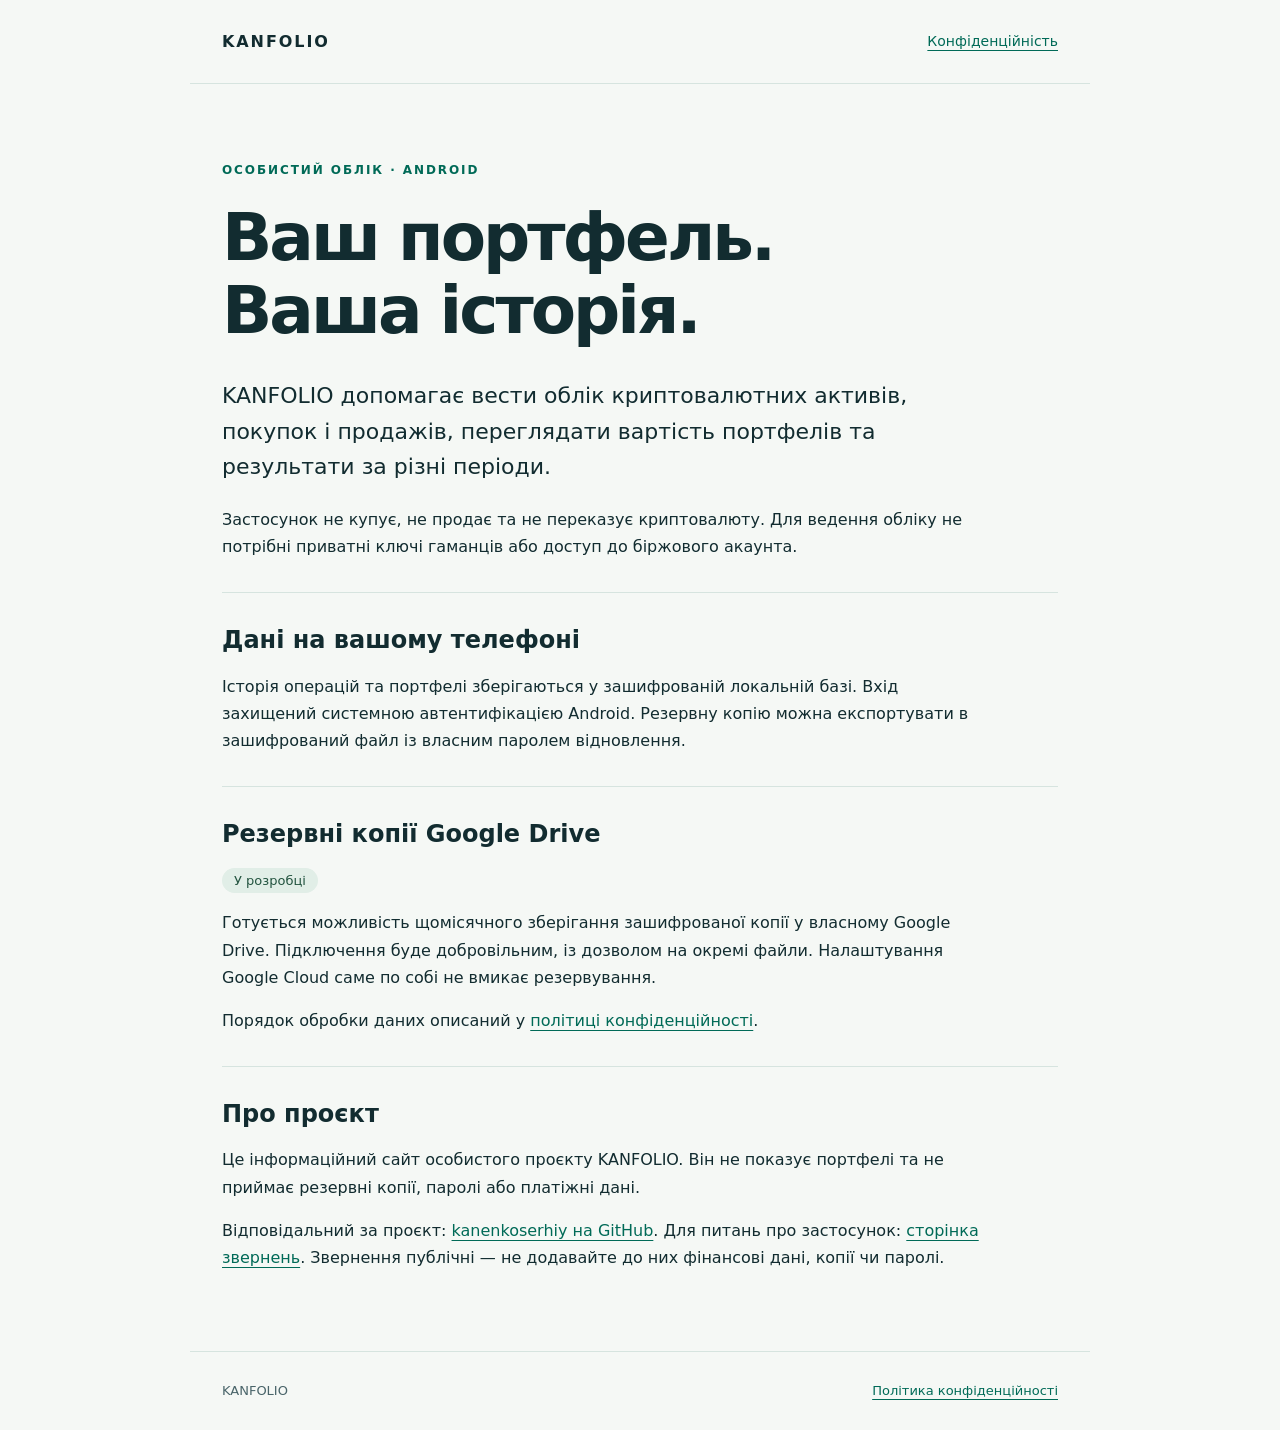
<file: index.html>
<!doctype html>
<html lang="uk">
<head>
  <meta charset="utf-8">
  <meta name="viewport" content="width=device-width, initial-scale=1">
  <meta name="description" content="KANFOLIO — Android-застосунок для особистого обліку криптовалютного портфеля. Інформація про застосунок та конфіденційність.">
  <title>KANFOLIO — облік вашого портфеля</title>
  <link rel="stylesheet" href="styles.css">
</head>
<body>
  <header><a class="brand" href="index.html">KANFOLIO</a><nav aria-label="Головна навігація"><a href="privacy.html">Конфіденційність</a></nav></header>
  <main>
    <p class="eyebrow">ОСОБИСТИЙ ОБЛІК · ANDROID</p>
    <h1>Ваш портфель.<br>Ваша історія.</h1>
    <p class="intro">KANFOLIO допомагає вести облік криптовалютних активів, покупок і продажів, переглядати вартість портфелів та результати за різні періоди.</p>
    <p>Застосунок не купує, не продає та не переказує криптовалюту. Для ведення обліку не потрібні приватні ключі гаманців або доступ до біржового акаунта.</p>
    <section aria-labelledby="storage"><h2 id="storage">Дані на вашому телефоні</h2><p>Історія операцій та портфелі зберігаються у зашифрованій локальній базі. Вхід захищений системною автентифікацією Android. Резервну копію можна експортувати в зашифрований файл із власним паролем відновлення.</p></section>
    <section aria-labelledby="drive"><h2 id="drive">Резервні копії Google Drive</h2><p><span class="status">У розробці</span></p><p>Готується можливість щомісячного зберігання зашифрованої копії у власному Google Drive. Підключення буде добровільним, із дозволом на окремі файли. Налаштування Google Cloud саме по собі не вмикає резервування.</p><p>Порядок обробки даних описаний у <a href="privacy.html">політиці конфіденційності</a>.</p></section>
    <section aria-labelledby="contact"><h2 id="contact">Про проєкт</h2><p>Це інформаційний сайт особистого проєкту KANFOLIO. Він не показує портфелі та не приймає резервні копії, паролі або платіжні дані.</p><p>Відповідальний за проєкт: <a href="https://github.com/kanenkoserhiy">kanenkoserhiy на GitHub</a>. Для питань про застосунок: <a href="https://github.com/kanenkoserhiy/kanfolio-info/issues">сторінка звернень</a>. Звернення публічні — не додавайте до них фінансові дані, копії чи паролі.</p></section>
  </main>
  <footer><span>KANFOLIO</span><a href="privacy.html">Політика конфіденційності</a></footer>
</body>
</html>
</file>
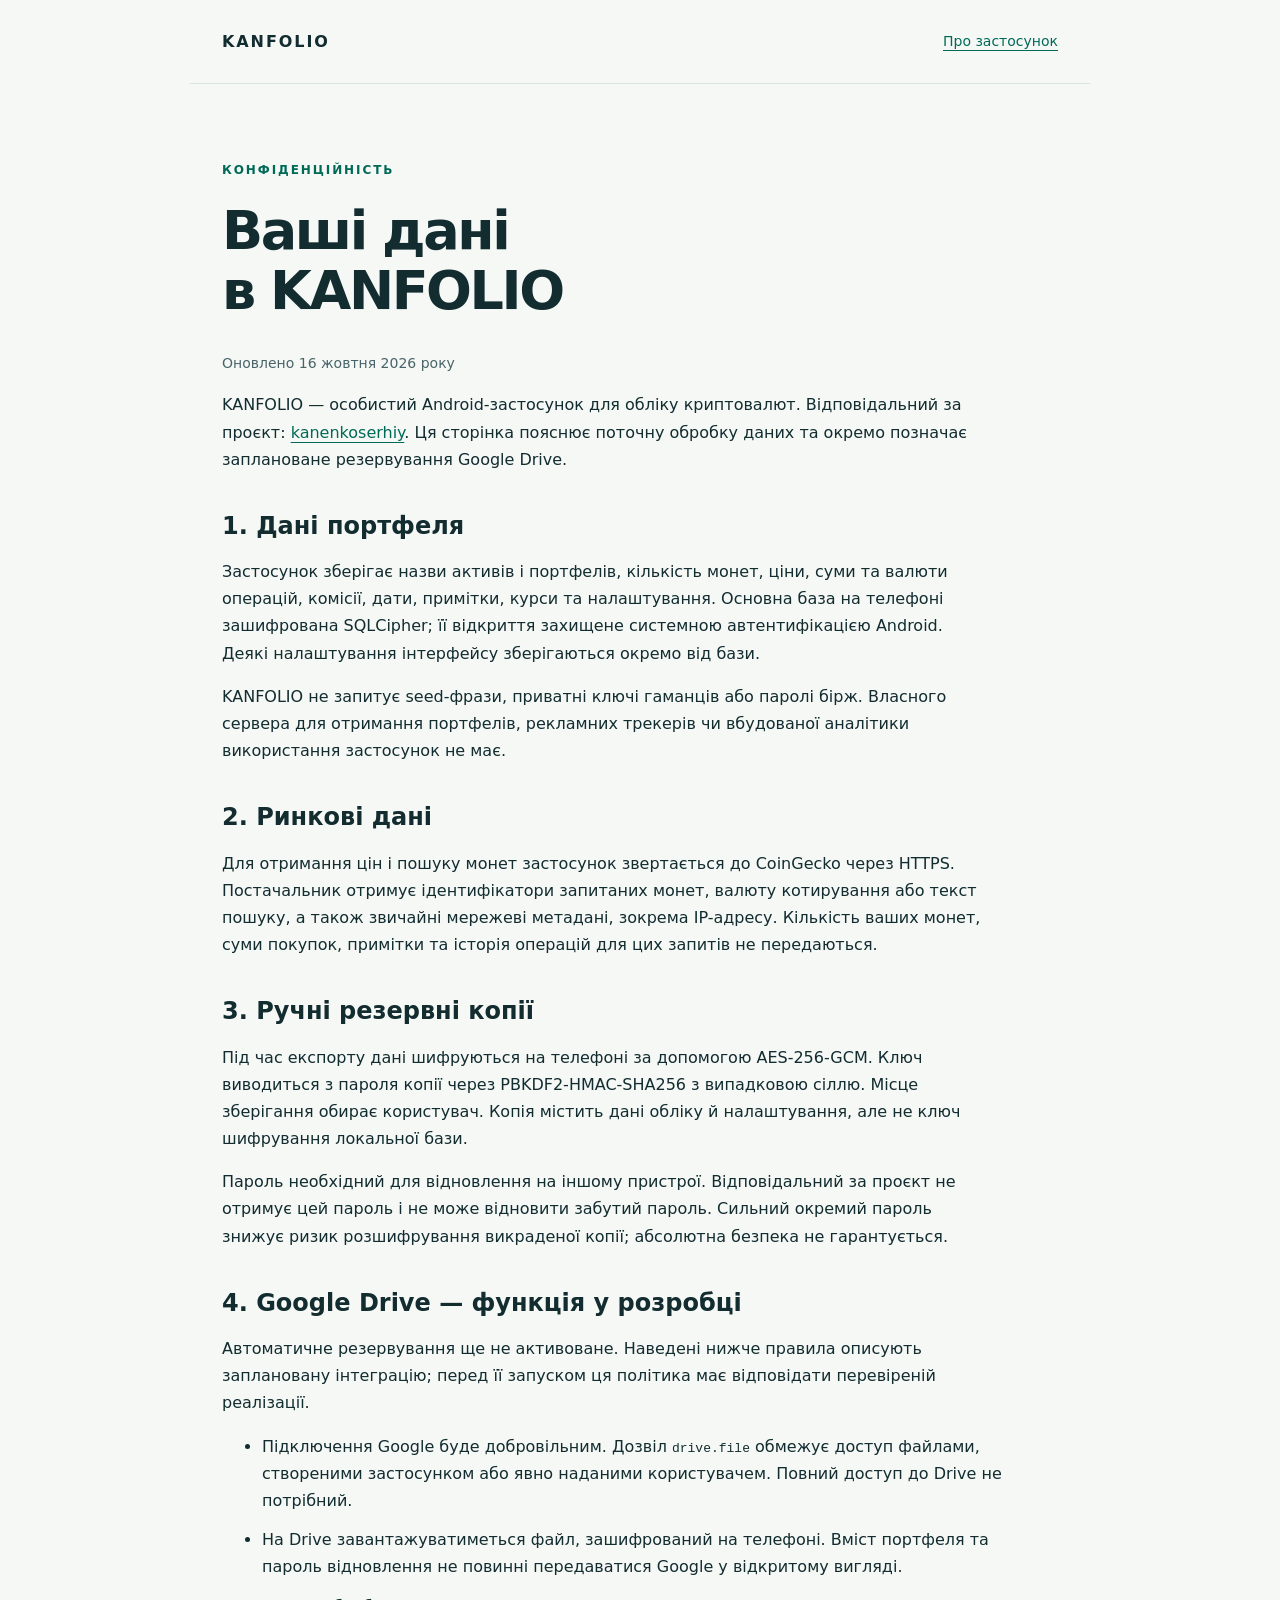
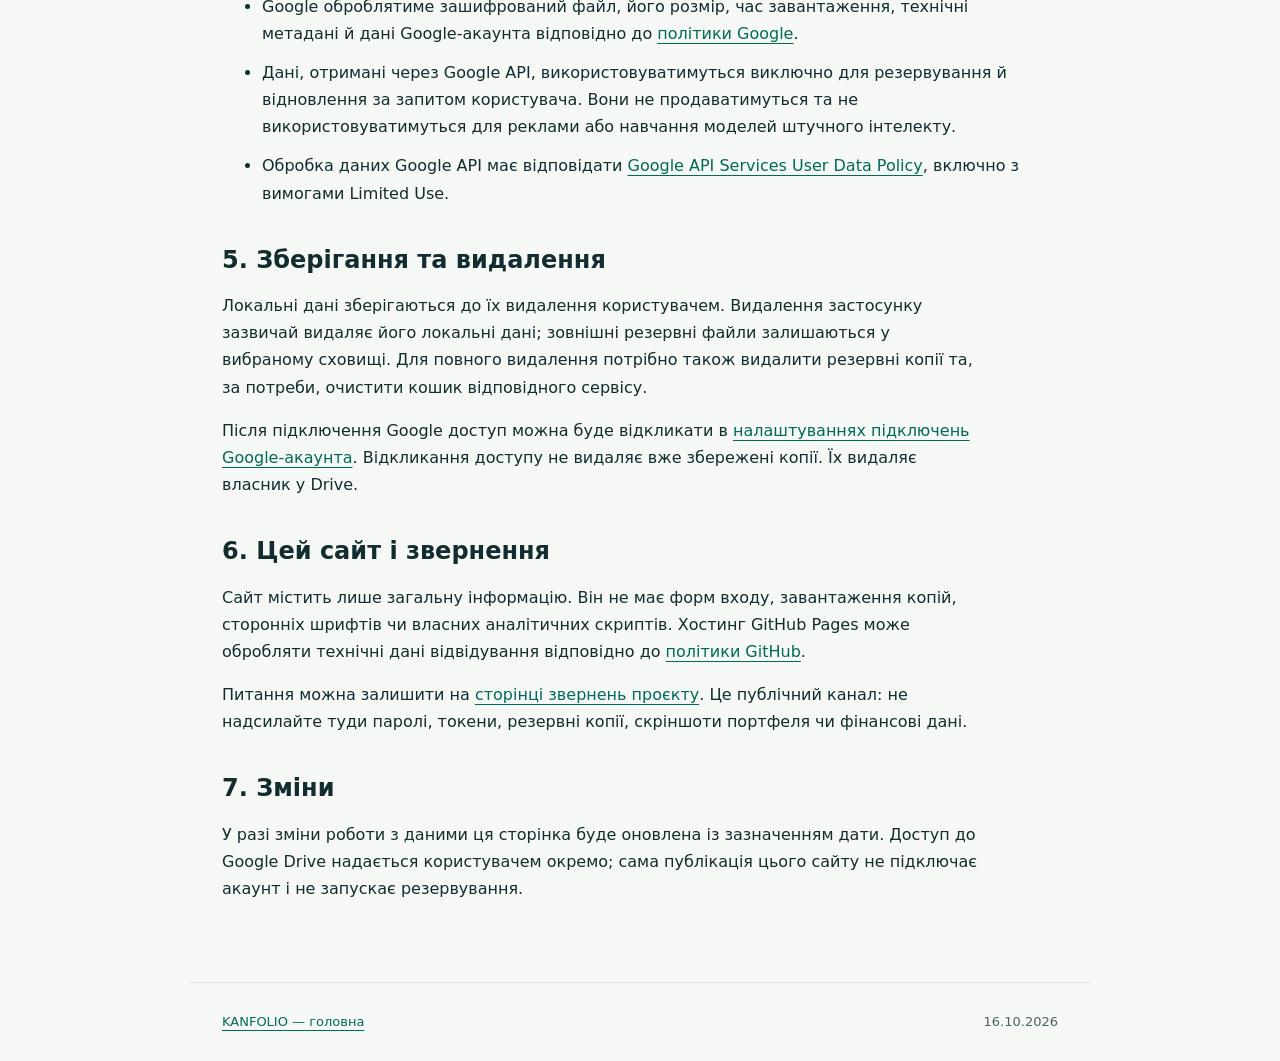
<file: privacy.html>
<!doctype html>
<html lang="uk">
<head>
  <meta charset="utf-8">
  <meta name="viewport" content="width=device-width, initial-scale=1">
  <meta name="description" content="Як KANFOLIO зберігає дані портфеля та оброблятиме зашифровані резервні копії Google Drive.">
  <title>Політика конфіденційності — KANFOLIO</title>
  <link rel="stylesheet" href="styles.css">
</head>
<body>
  <header><a class="brand" href="index.html">KANFOLIO</a><nav aria-label="Головна навігація"><a href="index.html">Про застосунок</a></nav></header>
  <main class="policy">
    <p class="eyebrow">КОНФІДЕНЦІЙНІСТЬ</p><h1>Ваші дані<br>в KANFOLIO</h1><p class="date">Оновлено 16 жовтня 2026 року</p>
    <p>KANFOLIO — особистий Android-застосунок для обліку криптовалют. Відповідальний за проєкт: <a href="https://github.com/kanenkoserhiy">kanenkoserhiy</a>. Ця сторінка пояснює поточну обробку даних та окремо позначає заплановане резервування Google Drive.</p>
    <h2>1. Дані портфеля</h2><p>Застосунок зберігає назви активів і портфелів, кількість монет, ціни, суми та валюти операцій, комісії, дати, примітки, курси та налаштування. Основна база на телефоні зашифрована SQLCipher; її відкриття захищене системною автентифікацією Android. Деякі налаштування інтерфейсу зберігаються окремо від бази.</p><p>KANFOLIO не запитує seed-фрази, приватні ключі гаманців або паролі бірж. Власного сервера для отримання портфелів, рекламних трекерів чи вбудованої аналітики використання застосунок не має.</p>
    <h2>2. Ринкові дані</h2><p>Для отримання цін і пошуку монет застосунок звертається до CoinGecko через HTTPS. Постачальник отримує ідентифікатори запитаних монет, валюту котирування або текст пошуку, а також звичайні мережеві метадані, зокрема IP-адресу. Кількість ваших монет, суми покупок, примітки та історія операцій для цих запитів не передаються.</p>
    <h2>3. Ручні резервні копії</h2><p>Під час експорту дані шифруються на телефоні за допомогою AES-256-GCM. Ключ виводиться з пароля копії через PBKDF2-HMAC-SHA256 з випадковою сіллю. Місце зберігання обирає користувач. Копія містить дані обліку й налаштування, але не ключ шифрування локальної бази.</p><p>Пароль необхідний для відновлення на іншому пристрої. Відповідальний за проєкт не отримує цей пароль і не може відновити забутий пароль. Сильний окремий пароль знижує ризик розшифрування викраденої копії; абсолютна безпека не гарантується.</p>
    <h2>4. Google Drive — функція у розробці</h2><p>Автоматичне резервування ще не активоване. Наведені нижче правила описують заплановану інтеграцію; перед її запуском ця політика має відповідати перевіреній реалізації.</p><ul><li>Підключення Google буде добровільним. Дозвіл <code>drive.file</code> обмежує доступ файлами, створеними застосунком або явно наданими користувачем. Повний доступ до Drive не потрібний.</li><li>На Drive завантажуватиметься файл, зашифрований на телефоні. Вміст портфеля та пароль відновлення не повинні передаватися Google у відкритому вигляді.</li><li>Google оброблятиме зашифрований файл, його розмір, час завантаження, технічні метадані й дані Google-акаунта відповідно до <a href="https://policies.google.com/privacy">політики Google</a>.</li><li>Дані, отримані через Google API, використовуватимуться виключно для резервування й відновлення за запитом користувача. Вони не продаватимуться та не використовуватимуться для реклами або навчання моделей штучного інтелекту.</li><li>Обробка даних Google API має відповідати <a href="https://developers.google.com/terms/api-services-user-data-policy">Google API Services User Data Policy</a>, включно з вимогами Limited Use.</li></ul>
    <h2>5. Зберігання та видалення</h2><p>Локальні дані зберігаються до їх видалення користувачем. Видалення застосунку зазвичай видаляє його локальні дані; зовнішні резервні файли залишаються у вибраному сховищі. Для повного видалення потрібно також видалити резервні копії та, за потреби, очистити кошик відповідного сервісу.</p><p>Після підключення Google доступ можна буде відкликати в <a href="https://myaccount.google.com/connections">налаштуваннях підключень Google-акаунта</a>. Відкликання доступу не видаляє вже збережені копії. Їх видаляє власник у Drive.</p>
    <h2>6. Цей сайт і звернення</h2><p>Сайт містить лише загальну інформацію. Він не має форм входу, завантаження копій, сторонніх шрифтів чи власних аналітичних скриптів. Хостинг GitHub Pages може обробляти технічні дані відвідування відповідно до <a href="https://docs.github.com/en/site-policy/privacy-policies/github-general-privacy-statement">політики GitHub</a>.</p><p>Питання можна залишити на <a href="https://github.com/kanenkoserhiy/kanfolio-info/issues">сторінці звернень проєкту</a>. Це публічний канал: не надсилайте туди паролі, токени, резервні копії, скріншоти портфеля чи фінансові дані.</p>
    <h2>7. Зміни</h2><p>У разі зміни роботи з даними ця сторінка буде оновлена із зазначенням дати. Доступ до Google Drive надається користувачем окремо; сама публікація цього сайту не підключає акаунт і не запускає резервування.</p>
  </main><footer><a href="index.html">KANFOLIO — головна</a><span>16.10.2026</span></footer>
</body>
</html>
</file>
<file: styles.css>
:root{color-scheme:light;--ink:#122c30;--muted:#496469;--accent:#006a57;--line:#d6e4df}*{box-sizing:border-box}body{margin:0;background:#f5f8f5;color:var(--ink);font-family:system-ui,-apple-system,"Segoe UI",sans-serif;line-height:1.7}header,main,footer{max-width:900px;margin:auto;padding:28px 32px}header{display:flex;align-items:center;justify-content:space-between;gap:24px;border-bottom:1px solid var(--line)}a{color:var(--accent);text-underline-offset:4px}a:focus-visible{outline:3px solid #b06c00;outline-offset:5px}.brand{font-weight:800;letter-spacing:.12em;text-decoration:none;color:var(--ink)}nav{font-size:14px}main{padding-top:64px;padding-bottom:64px}.eyebrow{font-size:12px;font-weight:700;letter-spacing:.16em;color:var(--accent)}h1{font-size:clamp(36px,7vw,66px);line-height:1.12;letter-spacing:-.045em;margin:20px 0 30px}h2{font-size:24px;line-height:1.3;margin:0 0 16px}.intro{font-size:22px;line-height:1.6;max-width:730px}p,li{max-width:760px}section{padding-top:32px;margin-top:32px;border-top:1px solid var(--line)}.status{font-size:13px;padding:5px 12px;background:#e1eee7;border-radius:30px;color:#22533f}.policy h1{font-size:clamp(34px,6vw,54px)}.policy h2{margin-top:38px}.date{color:var(--muted);font-size:14px}code{overflow-wrap:anywhere}li{margin:12px 0}footer{display:flex;flex-wrap:wrap;gap:16px;justify-content:space-between;border-top:1px solid var(--line);font-size:13px;color:var(--muted)}@media(max-width:520px){header,main,footer{padding-left:20px;padding-right:20px}header{align-items:flex-start;flex-direction:column;gap:12px}main{padding-top:38px}.intro{font-size:19px}h2{font-size:22px}}
</file>
